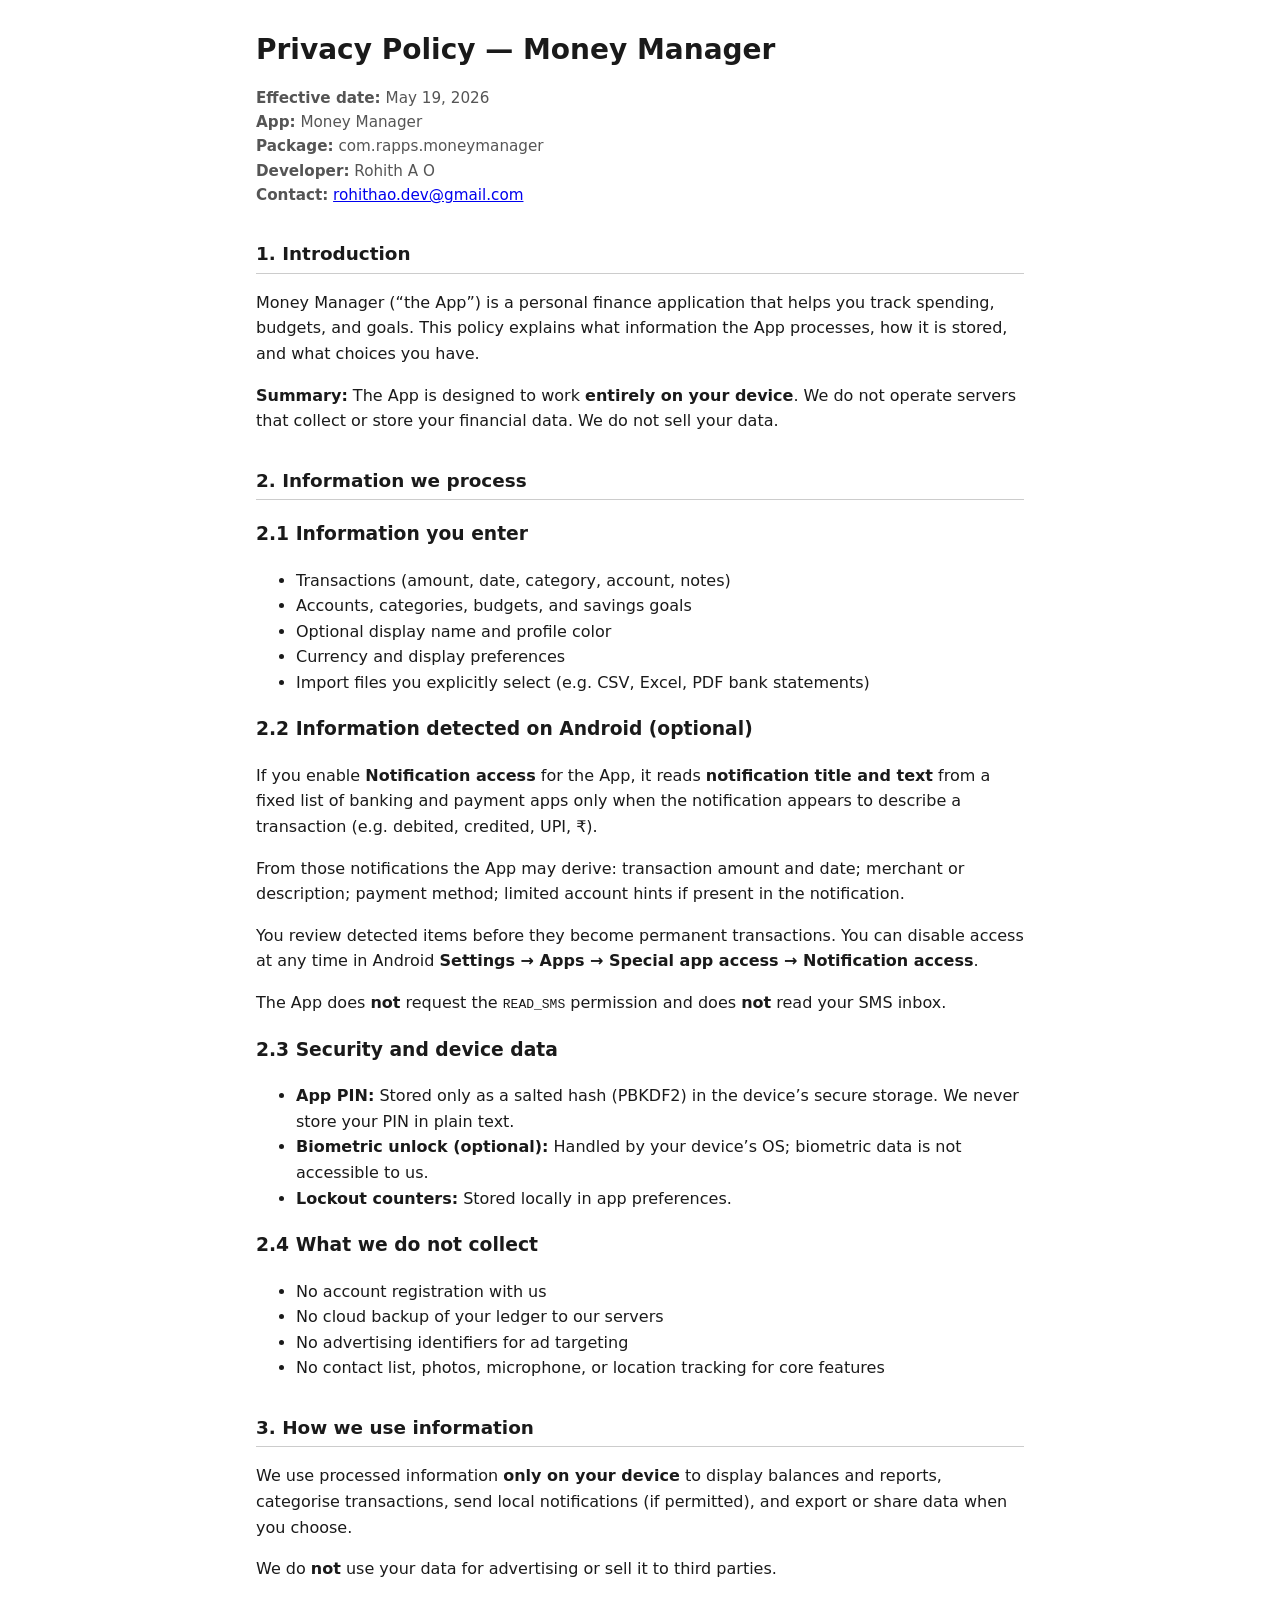
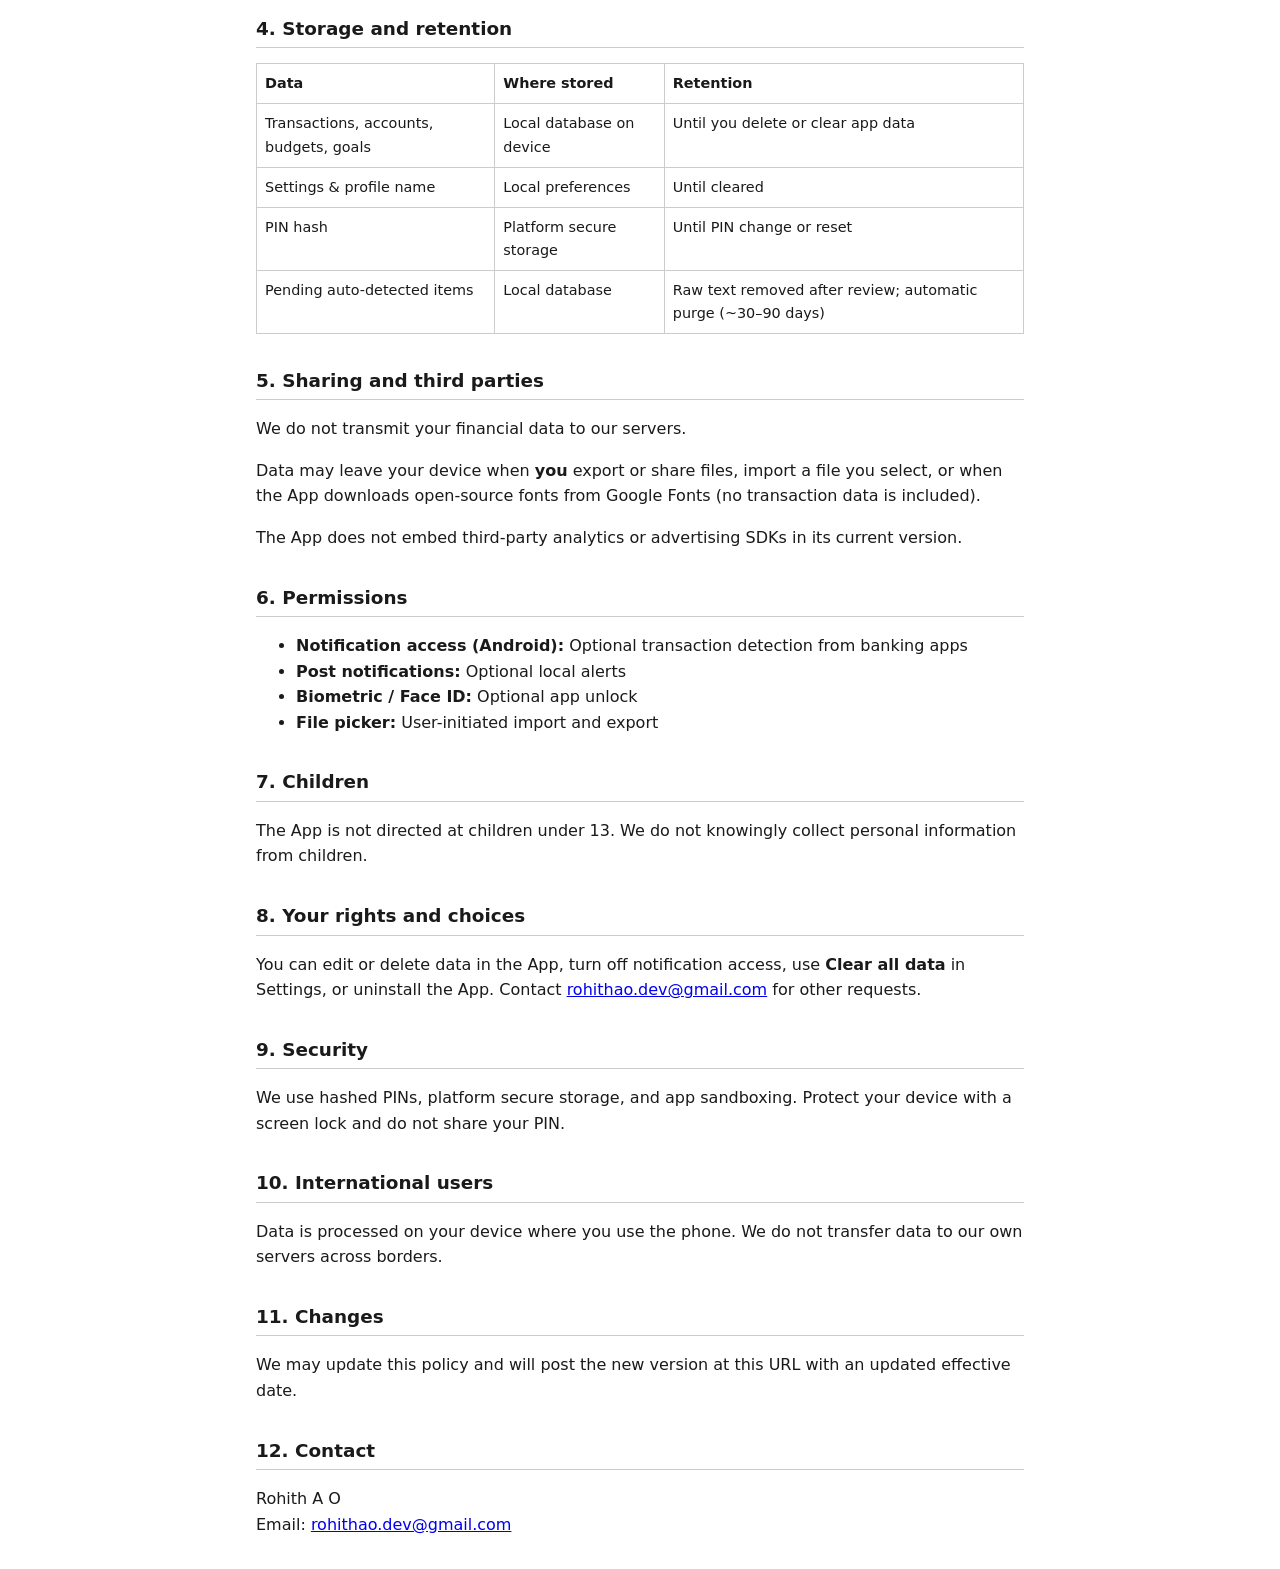
<file: index.html>
<!DOCTYPE html>
<html lang="en">
<head>
  <meta charset="utf-8" />
  <meta name="viewport" content="width=device-width, initial-scale=1" />
  <title>Privacy Policy — Money Manager</title>
  <style>
    :root { color-scheme: light dark; }
    body {
      font-family: system-ui, -apple-system, Segoe UI, Roboto, sans-serif;
      line-height: 1.6;
      max-width: 48rem;
      margin: 2rem auto;
      padding: 0 1.25rem;
      color: #1a1a1a;
      background: #fff;
    }
    @media (prefers-color-scheme: dark) {
      body { color: #e8e8e8; background: #121212; }
      a { color: #8ab4f8; }
    }
    h1 { font-size: 1.75rem; line-height: 1.25; }
    h2 { font-size: 1.15rem; margin-top: 2rem; border-bottom: 1px solid #ccc; padding-bottom: 0.25rem; }
    table { width: 100%; border-collapse: collapse; font-size: 0.9rem; }
    th, td { border: 1px solid #ccc; padding: 0.5rem; text-align: left; vertical-align: top; }
    .meta { color: #555; font-size: 0.95rem; }
    @media (prefers-color-scheme: dark) {
      .meta { color: #aaa; }
      h2 { border-color: #444; }
      th, td { border-color: #444; }
    }
  </style>
</head>
<body>
  <h1>Privacy Policy — Money Manager</h1>
  <p class="meta">
    <strong>Effective date:</strong> May 19, 2026<br />
    <strong>App:</strong> Money Manager<br />
    <strong>Package:</strong> com.rapps.moneymanager<br />
    <strong>Developer:</strong> Rohith A O<br />
    <strong>Contact:</strong> <a href="mailto:rohithao.dev@gmail.com">rohithao.dev@gmail.com</a>
  </p>

  <h2>1. Introduction</h2>
  <p>Money Manager (“the App”) is a personal finance application that helps you track spending, budgets, and goals. This policy explains what information the App processes, how it is stored, and what choices you have.</p>
  <p><strong>Summary:</strong> The App is designed to work <strong>entirely on your device</strong>. We do not operate servers that collect or store your financial data. We do not sell your data.</p>

  <h2>2. Information we process</h2>
  <h3>2.1 Information you enter</h3>
  <ul>
    <li>Transactions (amount, date, category, account, notes)</li>
    <li>Accounts, categories, budgets, and savings goals</li>
    <li>Optional display name and profile color</li>
    <li>Currency and display preferences</li>
    <li>Import files you explicitly select (e.g. CSV, Excel, PDF bank statements)</li>
  </ul>

  <h3>2.2 Information detected on Android (optional)</h3>
  <p>If you enable <strong>Notification access</strong> for the App, it reads <strong>notification title and text</strong> from a fixed list of banking and payment apps only when the notification appears to describe a transaction (e.g. debited, credited, UPI, ₹).</p>
  <p>From those notifications the App may derive: transaction amount and date; merchant or description; payment method; limited account hints if present in the notification.</p>
  <p>You review detected items before they become permanent transactions. You can disable access at any time in Android <strong>Settings → Apps → Special app access → Notification access</strong>.</p>
  <p>The App does <strong>not</strong> request the <code>READ_SMS</code> permission and does <strong>not</strong> read your SMS inbox.</p>

  <h3>2.3 Security and device data</h3>
  <ul>
    <li><strong>App PIN:</strong> Stored only as a salted hash (PBKDF2) in the device’s secure storage. We never store your PIN in plain text.</li>
    <li><strong>Biometric unlock (optional):</strong> Handled by your device’s OS; biometric data is not accessible to us.</li>
    <li><strong>Lockout counters:</strong> Stored locally in app preferences.</li>
  </ul>

  <h3>2.4 What we do not collect</h3>
  <ul>
    <li>No account registration with us</li>
    <li>No cloud backup of your ledger to our servers</li>
    <li>No advertising identifiers for ad targeting</li>
    <li>No contact list, photos, microphone, or location tracking for core features</li>
  </ul>

  <h2>3. How we use information</h2>
  <p>We use processed information <strong>only on your device</strong> to display balances and reports, categorise transactions, send local notifications (if permitted), and export or share data when you choose.</p>
  <p>We do <strong>not</strong> use your data for advertising or sell it to third parties.</p>

  <h2>4. Storage and retention</h2>
  <table>
    <thead>
      <tr><th>Data</th><th>Where stored</th><th>Retention</th></tr>
    </thead>
    <tbody>
      <tr><td>Transactions, accounts, budgets, goals</td><td>Local database on device</td><td>Until you delete or clear app data</td></tr>
      <tr><td>Settings &amp; profile name</td><td>Local preferences</td><td>Until cleared</td></tr>
      <tr><td>PIN hash</td><td>Platform secure storage</td><td>Until PIN change or reset</td></tr>
      <tr><td>Pending auto-detected items</td><td>Local database</td><td>Raw text removed after review; automatic purge (~30–90 days)</td></tr>
    </tbody>
  </table>

  <h2>5. Sharing and third parties</h2>
  <p>We do not transmit your financial data to our servers.</p>
  <p>Data may leave your device when <strong>you</strong> export or share files, import a file you select, or when the App downloads open-source fonts from Google Fonts (no transaction data is included).</p>
  <p>The App does not embed third-party analytics or advertising SDKs in its current version.</p>

  <h2>6. Permissions</h2>
  <ul>
    <li><strong>Notification access (Android):</strong> Optional transaction detection from banking apps</li>
    <li><strong>Post notifications:</strong> Optional local alerts</li>
    <li><strong>Biometric / Face ID:</strong> Optional app unlock</li>
    <li><strong>File picker:</strong> User-initiated import and export</li>
  </ul>

  <h2>7. Children</h2>
  <p>The App is not directed at children under 13. We do not knowingly collect personal information from children.</p>

  <h2>8. Your rights and choices</h2>
  <p>You can edit or delete data in the App, turn off notification access, use <strong>Clear all data</strong> in Settings, or uninstall the App. Contact <a href="mailto:rohithao.dev@gmail.com">rohithao.dev@gmail.com</a> for other requests.</p>

  <h2>9. Security</h2>
  <p>We use hashed PINs, platform secure storage, and app sandboxing. Protect your device with a screen lock and do not share your PIN.</p>

  <h2>10. International users</h2>
  <p>Data is processed on your device where you use the phone. We do not transfer data to our own servers across borders.</p>

  <h2>11. Changes</h2>
  <p>We may update this policy and will post the new version at this URL with an updated effective date.</p>

  <h2>12. Contact</h2>
  <p>
    Rohith A O<br />
    Email: <a href="mailto:rohithao.dev@gmail.com">rohithao.dev@gmail.com</a>
  </p>
</body>
</html>
</file>
